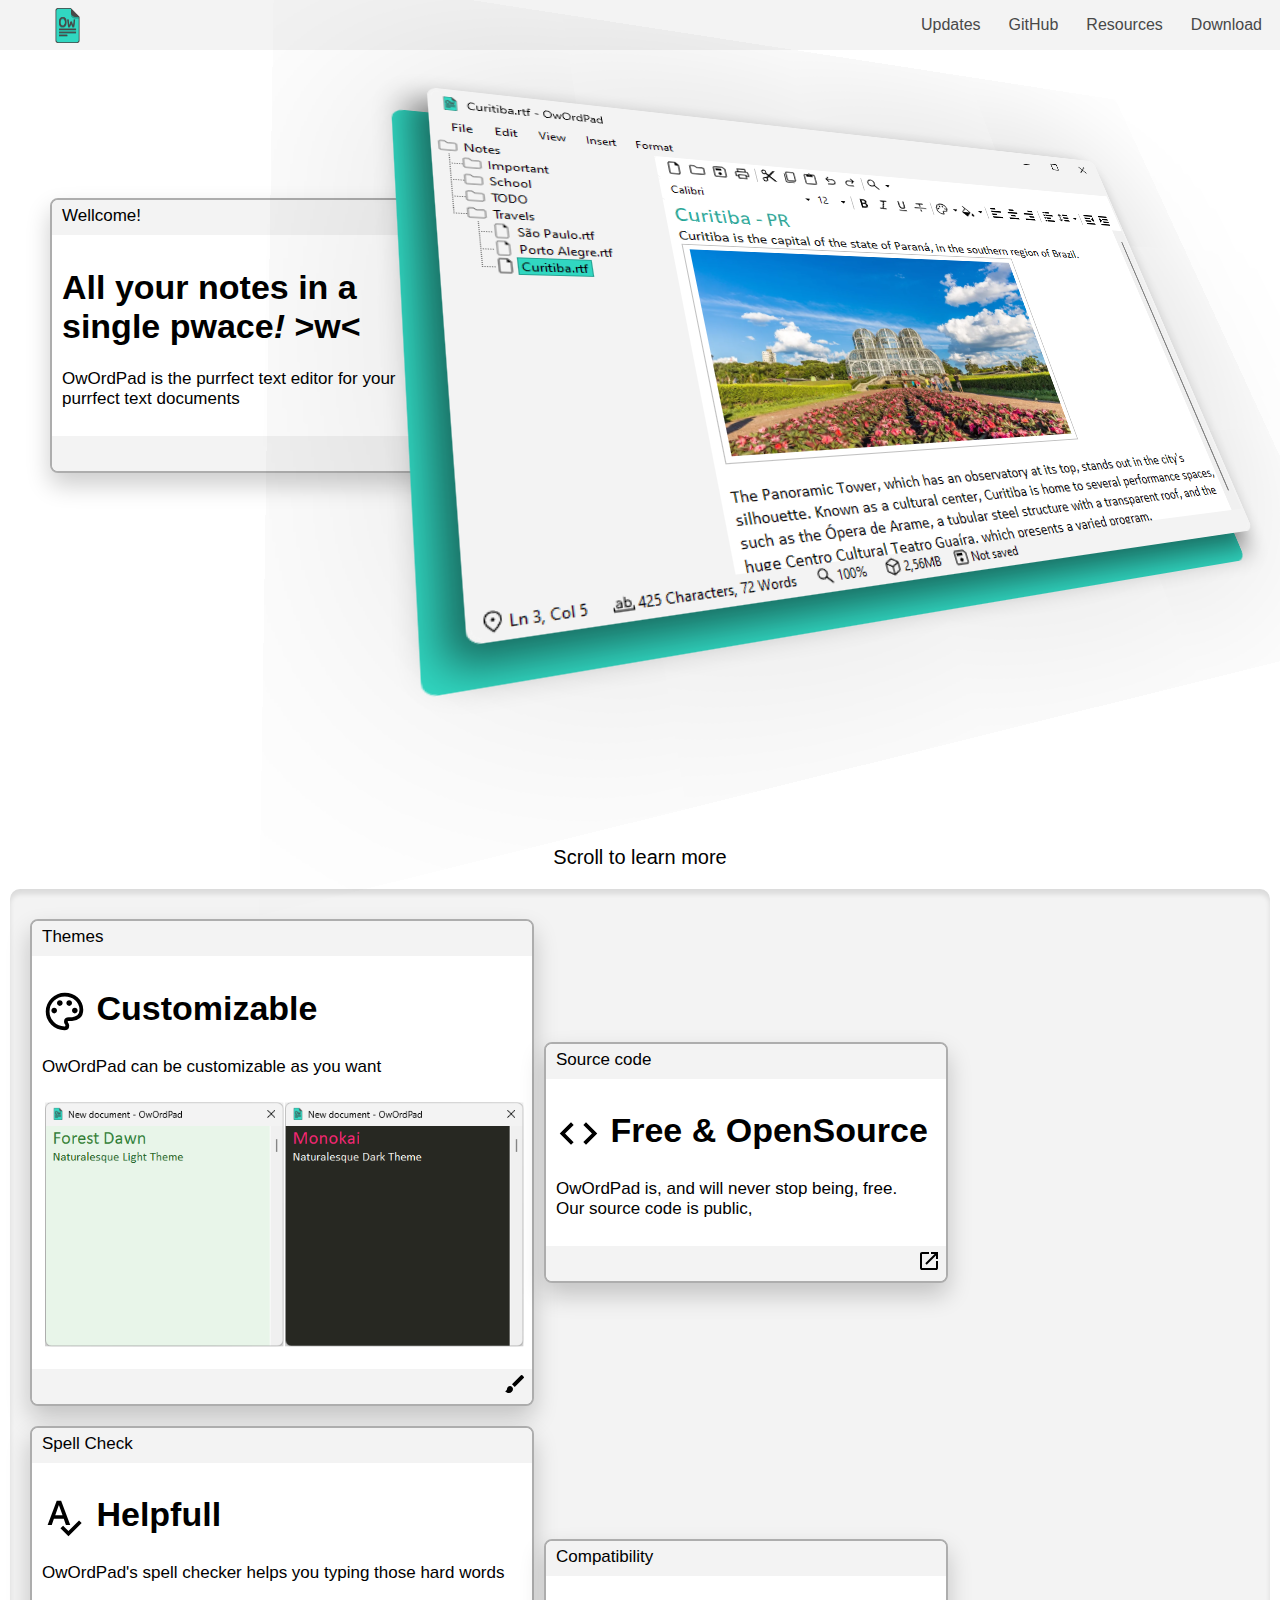
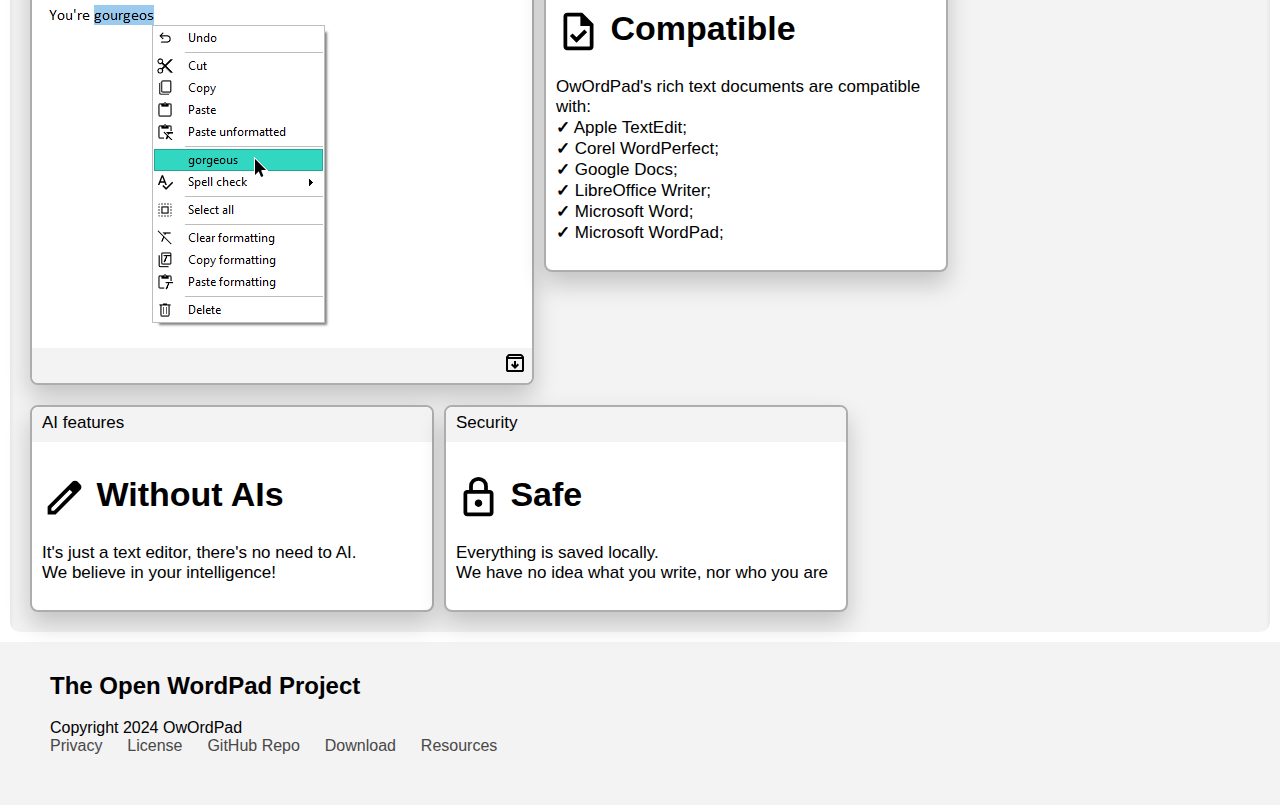
<file: index.html>
<!DOCTYPE html>
<html lang="en">

<head>
    <meta charset="UTF-8">
    <meta name="viewport" content="width=device-width, initial-scale=1.0">
    <title>OwOrdPad</title>
    <link rel="stylesheet" href="style.css">
</head>

<body>

    <div class="header">
        <a href="index.html" class="primary-link">
            <img src="Resources/OwOrdPad2.png" alt="" height="35" style="vertical-align: middle;">
        </a>
        <div class="secondary-links">
            <a href="https://github.com/flarom/OwOrdPad/releases" target="_blank" class="secondary-links">Updates</a>
            <a href="https://github.com/flarom/OwOrdPad" target="_blank" class="secondary-links">GitHub</a>
            <a href="DC/index.html">Resources</a>
            <a href="download.html">Download</a>
        </div>
    </div>

    <div class="tabledivoverflow">
        <div class="card">
            <div class="card-header">
                <div class="card-header-title">
                    Wellcome!
                </div>
            </div>
            <div class="card-content">
                <h1>All your notes in a single pwace<i>!</i> >w< </h1>
                        <p>OwOrdPad is the purrfect text editor for your purrfect text documents</p>
            </div>
            <div class="card-footer">
                <a href="download.html" class="card-footer-button">
                    <button class="card-footer-button" title="Download OwOrdPad"> <img src="Resources/download.svg"
                            alt=""> </button>
                </a>
            </div>
        </div>
        <div class="perspective-container">
            <img src="Resources/screenshot.png" alt="" class="image">
        </div>
    </div>

    <p class="centered">Scroll to learn more</p>

    <div class="contents-div">

        <div class="cardbig">
            <div class="card-header">
                <div class="card-header-title">
                    Themes
                </div>
            </div>
            <div class="card-content">
                <h1>
                    <img src="Resources/palette.svg" alt="" height="45" style="vertical-align: middle;"> Customizable
                </h1>
                <p>OwOrdPad can be customizable as you want</p>
                <img src="Resources/themes.png" alt="" height="260">
            </div>
            <div class="card-footer">
                <a href="DC/index.html" class="card-footer-button">
                    <button class="card-footer-button" title="Get more themes"> <img src="Resources/brush.svg" alt="">
                    </button>
                </a>
            </div>
        </div>

        <div class="card">
            <div class="card-header">
                <div class="card-header-title">
                    Source code
                </div>
            </div>
            <div class="card-content">
                <h1>
                    <img src="Resources/code.svg" alt="" height="45" style="vertical-align: middle;"> Free & OpenSource
                </h1>
                <p>OwOrdPad is, and will never stop being, free.<br>
                    Our source code is public,
                </p>
            </div>
            <div class="card-footer">
                <a href="https://github.com/flarom/owordpad" target="_blank" class="card-footer-button">
                    <button class="card-footer-button" title="Check out the code">
                        <img src="Resources/open.svg" alt="">
                    </button>
                </a>
            </div>
        </div>

        <div class="cardbig">
            <div class="card-header">
                <div class="card-header-title">
                    Spell Check
                </div>
            </div>
            <div class="card-content">
                <h1>
                    <img src="Resources/spellcheck.svg" alt="" height="45" style="vertical-align: middle;"> Helpfull
                </h1>
                <p>OwOrdPad's spell checker helps you typing those hard words</p>
                <img src="Resources/spellcheck.png" alt="">
            </div>
            <div class="card-footer">
                <a href="" class="card-footer-button">
                    <button class="card-footer-button" title="Get more dictionaries"> <img src="Resources/box.svg"
                            alt="">
                    </button>
                </a>
            </div>
        </div>

        <div class="card">
            <div class="card-header">
                <div class="card-header-title">
                    Compatibility
                </div>
            </div>
            <div class="card-content">
                <h1>
                    <img src="Resources/compatible.svg" alt="" height="45" style="vertical-align: middle;"> Compatible
                </h1>
                <p>OwOrdPad's rich text documents are compatible with:<br>
                    <b>✓</b> Apple TextEdit;<br>
                    <b>✓</b> Corel WordPerfect;<br>
                    <b>✓</b> Google Docs;<br>
                    <b>✓</b> LibreOffice Writer;<br>
                    <b>✓</b> Microsoft Word;<br>
                    <b>✓</b> Microsoft WordPad;<br>
                </p>
            </div>
        </div>



        <div class="card">
            <div class="card-header">
                <div class="card-header-title">
                    AI features
                </div>
            </div>
            <div class="card-content">
                <h1>
                    <img src="Resources/pencil.svg" alt="" height="45" style="vertical-align: middle;"> Without AIs
                </h1>
                <p>It's just a text editor, there's no need to AI. <br>We believe in your intelligence!</p>
            </div>
        </div>

        <div class="card">
            <div class="card-header">
                <div class="card-header-title">
                    Security
                </div>
            </div>
            <div class="card-content">
                <h1>
                    <img src="Resources/lock.svg" alt="" height="45" style="vertical-align: middle;"> Safe
                </h1>
                <p>Everything is saved locally.<br>
                    We have no idea what you write, nor who you are</p>
            </div>
        </div>
    </div>

    <footer>
        <h2>The Open WordPad Project</h2>
        Copyright 2024 OwOrdPad<br>
        <a href="Docs/docs.privacy.html">Privacy</a> &emsp;
        <a href="Docs/docs.license.html">License</a> &emsp;
        <a href="https://github.com/flarom/OwOrdPad" target="_blank" class="secondary-links">GitHub Repo</a> &emsp;
        <a href="download.html">Download</a> &emsp;
        <a href="DC/index.html">Resources</a>
    </footer>
</body>

</html>
</file>
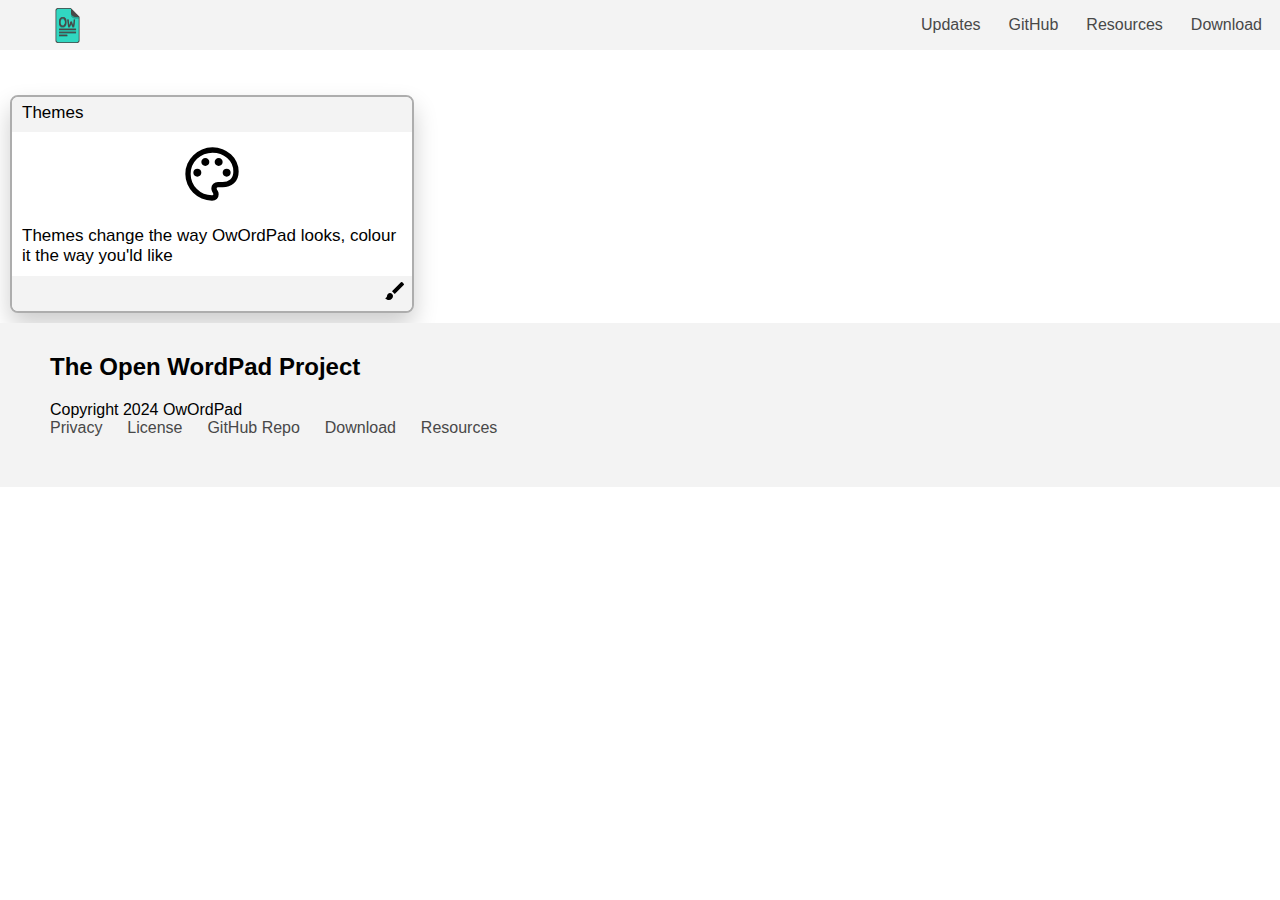
<file: DC/index.html>
<!DOCTYPE html>
<html lang="en">
<head>
    <meta charset="UTF-8">
    <meta name="viewport" content="width=device-width, initial-scale=1.0">
    <title>Resources - OwOrdPad</title>
    <link rel="stylesheet" href="../style.css">
</head>
<body>
    <div class="header">
        <a href="../index.html" class="primary-link">
            <img src="../Resources/OwOrdPad2.png" alt="" height="35" style="vertical-align: middle;">
        </a>
        <div class="secondary-links">
            <a href="https://github.com/flarom/OwOrdPad/releases" target="_blank" class="secondary-links">Updates</a>
            <a href="https://github.com/flarom/OwOrdPad" target="_blank" class="secondary-links">GitHub</a>
            <a href="../DC/index.html">Resources</a>
            <a href="../download.html">Download</a>
        </div>
    </div>
    <div class="card-content">
        <!-- <h1>Resources</h1>
        <p>Wellcome to the official OwOrdPad resource repository</p> -->
        <div class="card">
            <div class="card-header">
                <div class="card-header-title">
                    Themes
                </div>
            </div>
            <div class="card-content">
                <div class="centered">
                    <img src="../Resources/palette.svg" alt="" class="centered" height="64">
                </div>
                <br>
                Themes change the way OwOrdPad looks, colour it the way you'ld like
            </div>
            <div class="card-footer">
                <a href="themes.html" class="card-footer-button">
                    <button class="card-footer-button"><img src="../Resources/brush.svg"></button>
                </a>
            </div>
        </div>
    </div>
    <footer>
        <h2>The Open WordPad Project</h2>
        Copyright 2024 OwOrdPad<br>
        <a href="docs.privacy.html">Privacy</a> &emsp;
        <a href="docs.license.html">License</a> &emsp;
        <a href="https://github.com/flarom/OwOrdPad" target="_blank" class="secondary-links">GitHub Repo</a> &emsp;
        <a href="../download.html">Download</a> &emsp;
        <a href="../DC/index.html">Resources</a>
    </footer>
</body>
</html>
</file>
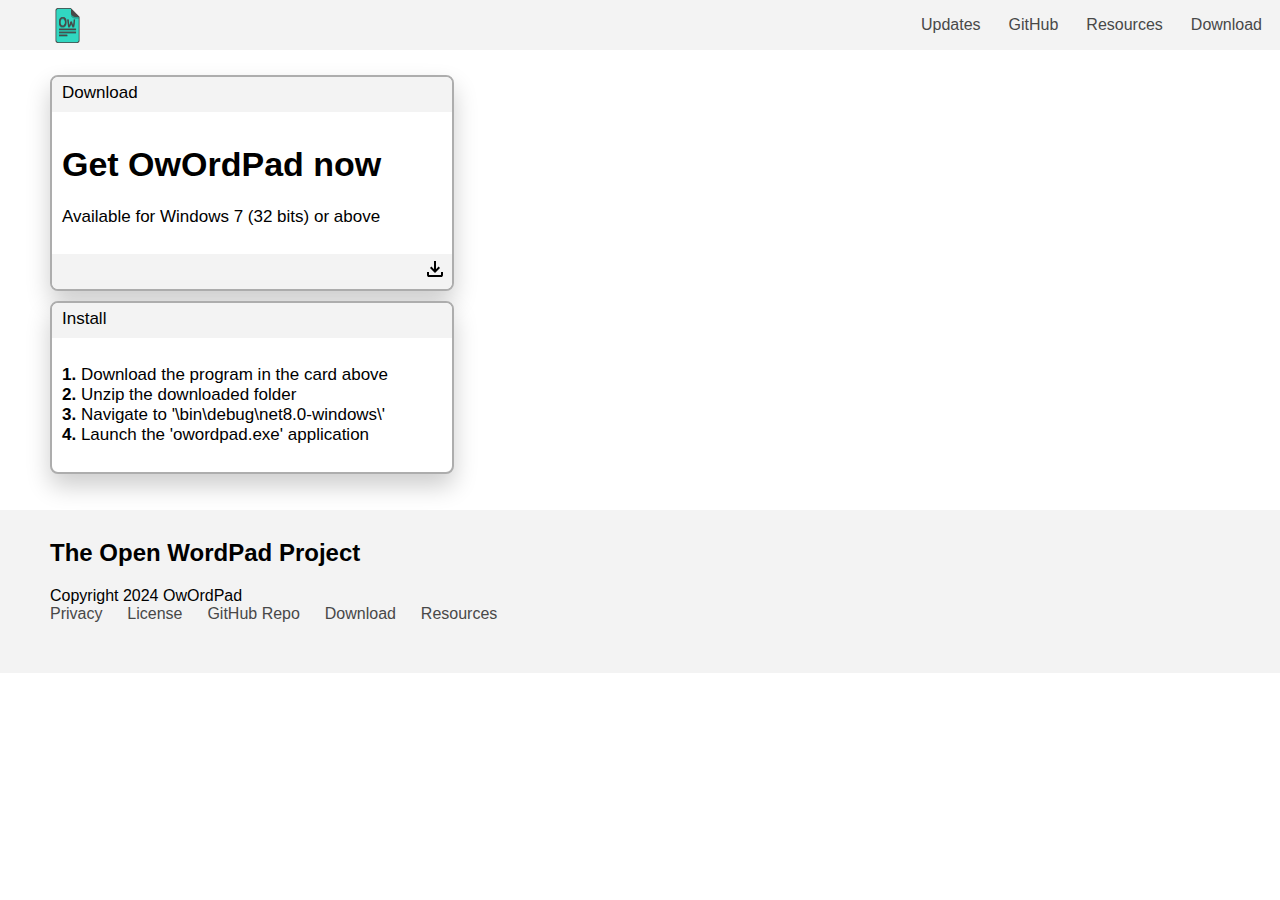
<file: download.html>
<!DOCTYPE html>
<html lang="en">

<head>
    <meta charset="UTF-8">
    <meta name="viewport" content="width=device-width, initial-scale=1.0">
    <title>Download - OwOrdPad</title>
    <link rel="stylesheet" href="style.css">
</head>

<body>
    <div class="header">
        <a href="index.html" class="primary-link">
            <img src="Resources/OwOrdPad2.png" alt="" height="35" style="vertical-align: middle;">
        </a>
        <div class="secondary-links">
            <a href="https://github.com/flarom/OwOrdPad/releases" target="_blank" class="secondary-links">Updates</a>
            <a href="https://github.com/flarom/OwOrdPad" target="_blank" class="secondary-links">GitHub</a>
            <a href="DC/index.html">Resources</a>
            <a href="download.html">Download</a>
        </div>
    </div>

    <div class="card" style="margin-left: 50px;">
        <div class="card-header">
            <div class="card-header-title">
                Download
            </div>
        </div>
        <div class="card-content">
            <h1>Get OwOrdPad now</h1>
            <p>Available for Windows 7 (32 bits) or above</p>
        </div>
        <div class="card-footer">
            <button class="card-footer-button" title="Download OwOrdPad" id="downloadButton">
                <img src="Resources/download.svg" alt=""> 
            </button>
        </div>
    </div>

    <div class="card" style="margin-left: 50px;">
        <div class="card-header">
            <div class="card-header-title">
                Install
            </div>
        </div>
        <div class="card-content">
            <p>
                <b>1.</b> Download the program in the card above <br>                                                
                <b>2.</b> Unzip the downloaded folder <br>
                <b>3.</b> Navigate to '\bin\debug\net8.0-windows\' <br>
                <b>4.</b> Launch the 'owordpad.exe' application
            </p>
        </div>
        <!-- <div class="card-footer">
            <button class="card-footer-button" title="Download OwOrdPad" id="downloadButton">
                <img src="Resources/download.svg" alt=""> 
            </button>
        </div> -->
    </div>
    <br><br>
    <footer>
        <h2>The Open WordPad Project</h2>
        Copyright 2024 OwOrdPad<br>
        <a href="Docs/docs.privacy.html">Privacy</a> &emsp;
        <a href="Docs/docs.license.html">License</a> &emsp;
        <a href="https://github.com/flarom/OwOrdPad" target="_blank" class="secondary-links">GitHub Repo</a> &emsp;
        <a href="download.html">Download</a> &emsp;
        <a href="DC/index.html">Resources</a>
    </footer>

    <script>
        document.getElementById("downloadButton").addEventListener("click", function () {
            // download latest github release
            var latestReleaseUrl = "https://api.github.com/repos/flarom/owordpad/releases/latest";
            fetch(latestReleaseUrl)
                .then(response => response.json())
                .then(data => {
                    var assetUrl = data.assets[0].browser_download_url;
                    var downloadLink = document.createElement("a");
                    downloadLink.href = assetUrl;
                    downloadLink.download = "owordpad_latest_release.zip";
                    document.body.appendChild(downloadLink);
                    downloadLink.click();
                    document.body.removeChild(downloadLink);
                })
                .catch(error => {
                    console.error("Failed to get latest release:", error);
                    alert("Failed to get latest release, try again latter.");
                });
        });
    </script>
</body>

</html>
</file>
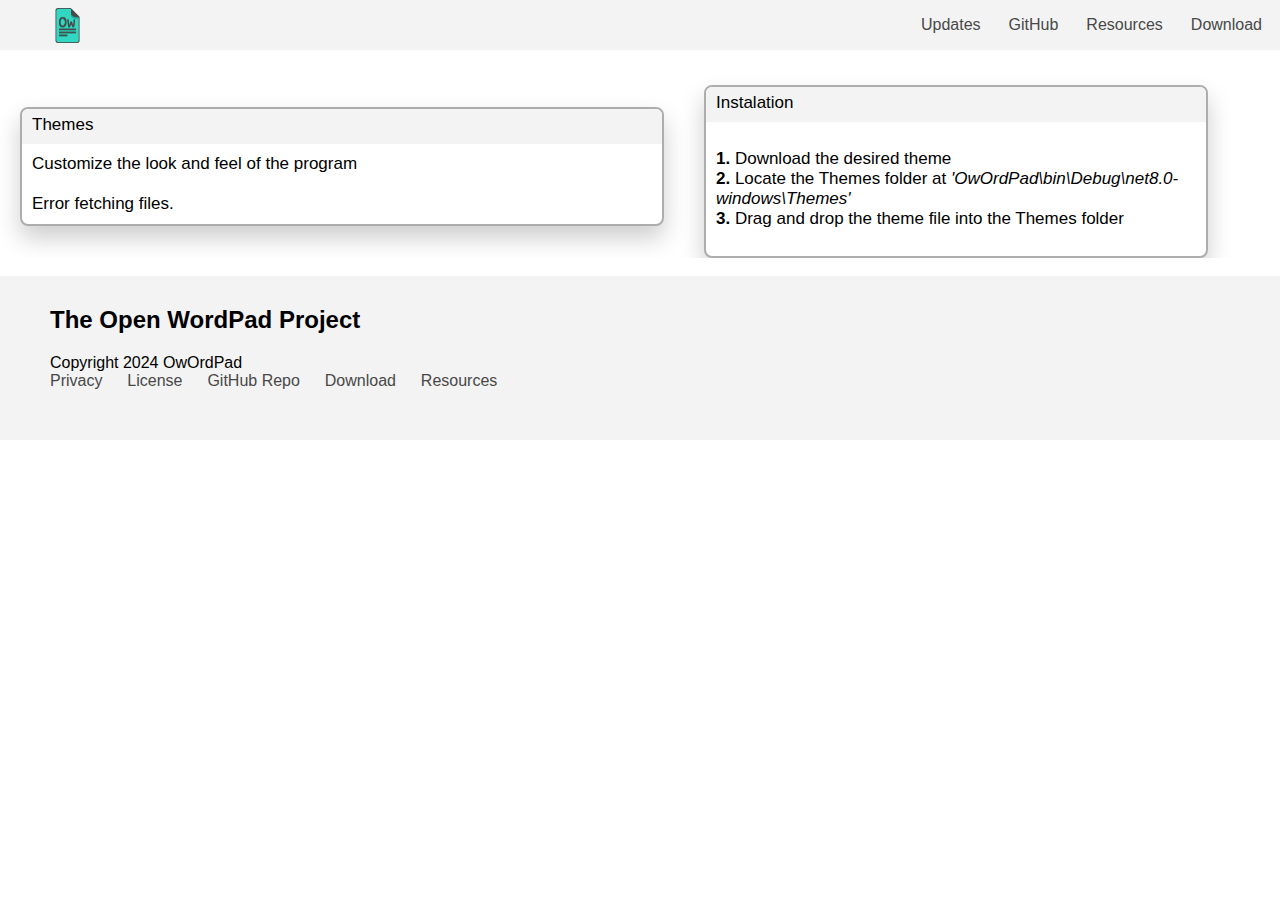
<file: DC/themes.html>
<!DOCTYPE html>
<html lang="en">

<head>
    <meta charset="UTF-8">
    <meta name="viewport" content="width=device-width, initial-scale=1.0">
    <title>Resources - OwOrdPad</title>
    <link rel="stylesheet" href="../style.css">
</head>

<body>
    <div class="header">
        <a href="../index.html" class="primary-link">
            <img src="../Resources/OwOrdPad2.png" alt="" height="35" style="vertical-align: middle;">
        </a>
        <div class="secondary-links">
            <a href="https://github.com/flarom/OwOrdPad/releases" target="_blank" class="secondary-links">Updates</a>
            <a href="https://github.com/flarom/OwOrdPad" target="_blank" class="secondary-links">GitHub</a>
            <a href="../DC/index.html">Resources</a>
            <a href="../download.html">Download</a>
        </div>
    </div>

    <div class="tablediv">
        <div class="cardfull" style="width: 50%;">
            <div class="card-header">
                <div class="card-header-title">
                    Themes
                </div>
            </div>
            <div class="card-content">
                Customize the look and feel of the program
            </div>
            <div class="card-content" id="themes">

            </div>
        </div>

        <div class="cardbig">
            <div class="card-header">
                <div class="card-header-title">
                    Instalation
                </div>
            </div>
            <div class="card-content">
                <p>
                    <b>1.</b> Download the desired theme <br>
                    <b>2.</b> Locate the Themes folder at <i>'OwOrdPad\bin\Debug\net8.0-windows\Themes' </i><br>
                    <b>3.</b> Drag and drop the theme file into the Themes folder <br>
                </p>
            </div>
        </div>
    </div>
    <br>

    <footer>
        <h2>The Open WordPad Project</h2>
        Copyright 2024 OwOrdPad<br>
        <a href="docs.privacy.html">Privacy</a> &emsp;
        <a href="docs.license.html">License</a> &emsp;
        <a href="https://github.com/flarom/OwOrdPad" target="_blank" class="secondary-links">GitHub Repo</a> &emsp;
        <a href="../download.html">Download</a> &emsp;
        <a href="../DC/index.html">Resources</a>
    </footer>

    <script>
        async function fetchThemes() {
            const owner = 'flarom';
            const repo = 'OwOrdPad-Landing-Page';
            const path = 'DC/themes';

            const url = `https://api.github.com/repos/${owner}/${repo}/contents/${path}`;
            
            try {
                const response = await fetch(url);
                if (!response.ok) {
                    throw new Error(`HTTP error! status: ${response.status}`);
                }

                const files = await response.json();
                const themesDiv = document.getElementById('themes');
                themesDiv.innerHTML = '';

                for (const file of files) {
                    if (file.type === 'file' && file.name.endsWith('.owt')) {
                        const fileContent = await fetch(file.download_url).then(res => res.text());
                        const authorMatch = fileContent.match(/author\s*:\s*(.+)/);
                        const descriptionMatch = fileContent.match(/description\s*:\s*(.+)/);
                        const author = authorMatch ? authorMatch[1].trim() : 'Unknown';
                        const description = descriptionMatch ? descriptionMatch[1].trim() : 'No description';

                        // Extract colors
                        const bgColorMatch = fileContent.match(/document background\s*:\s*(#\w{6})/);
                        const fgColorMatch = fileContent.match(/document foreground\s*:\s*(#\w{6})/);
                        const titleColorMatch = fileContent.match(/document title\s*:\s*(#\w{6})/);

                        const bgColor = bgColorMatch ? bgColorMatch[1] : '#ffffff';
                        const fgColor = fgColorMatch ? fgColorMatch[1] : '#000000';
                        const titleColor = titleColorMatch ? titleColorMatch[1] : '#ff0000';

                        const fileLink = document.createElement('a');
                        fileLink.href = file.download_url;
                        fileLink.textContent = file.name;
                        fileLink.download = file.name;

                        const fileItem = document.createElement('div');
                        fileItem.classList.add('theme-item');

                        const infoSpan = document.createElement('span');
                        infoSpan.innerHTML = `${fileLink.outerHTML}&emsp;by ${author}&emsp;“<i>${description}</i>”`;

                        const colorContainer = document.createElement('span');
                        colorContainer.innerHTML = `
                            <span class="color-box" style="background-color: ${bgColor};"></span>
                            <span class="color-box" style="background-color: ${fgColor};"></span>
                            <span class="color-box" style="background-color: ${titleColor};"></span>
                        `;

                        infoSpan.appendChild(fileItem);
                        colorContainer.appendChild(infoSpan);
                        themesDiv.appendChild(colorContainer);
                    }
                }
            } catch (error) {
                console.error('Error fetching files:', error);
                document.getElementById('themes').textContent = 'Error fetching files.';
            }
        }

        document.addEventListener('DOMContentLoaded', fetchThemes);
    </script>
</body>

</html>
</file>
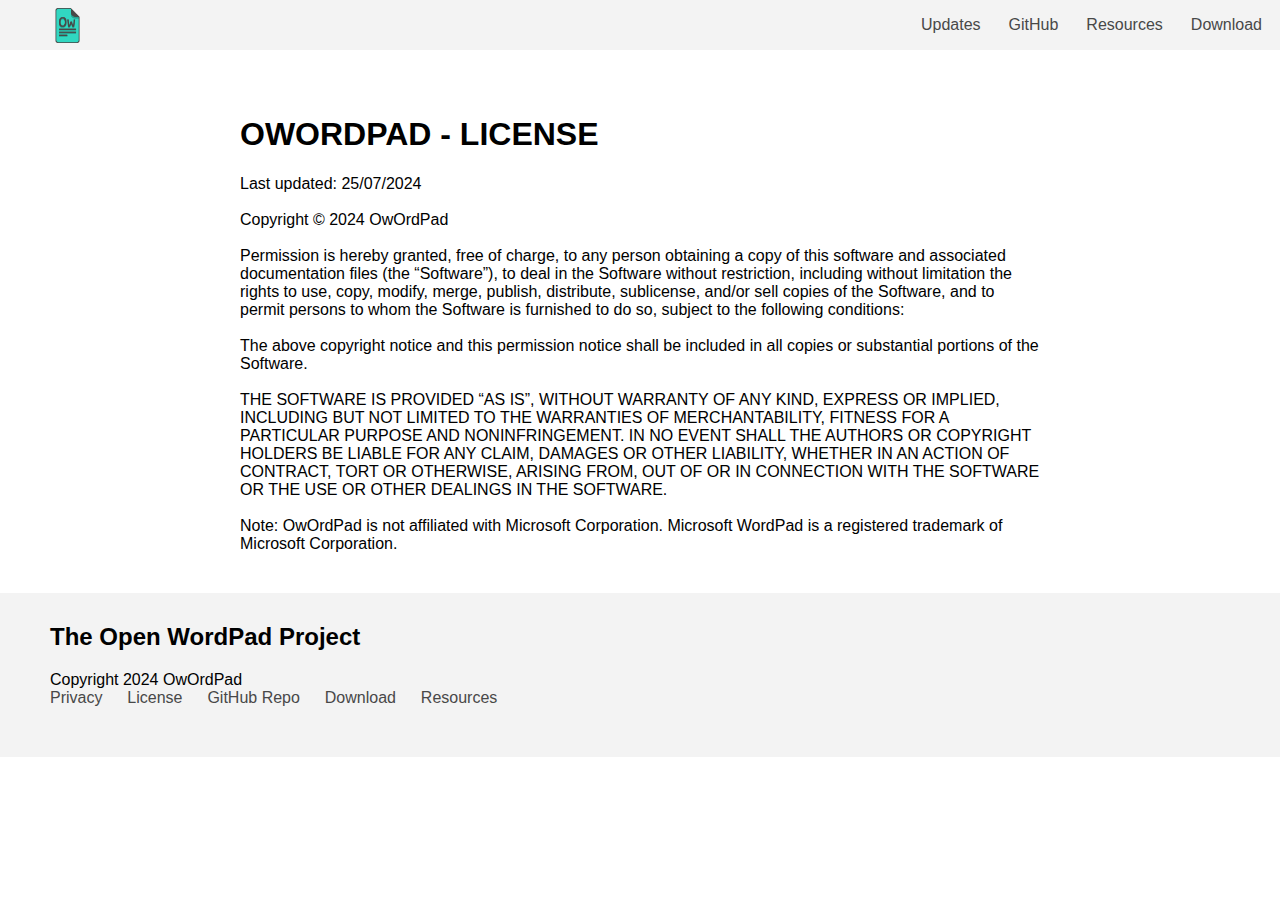
<file: Docs/docs.license.html>
<!DOCTYPE html>
<html lang="en">

<head>
    <meta charset="UTF-8">
    <meta name="viewport" content="width=device-width, initial-scale=1.0">
    <title>Docs - OwOrdPad</title>
    <link rel="stylesheet" href="../style.css">
</head>

<body>
    <div class="header">
        <a href="../index.html" class="primary-link">
            <img src="../Resources/OwOrdPad2.png" alt="" height="35" style="vertical-align: middle;">
        </a>
        <div class="secondary-links">
            <a href="https://github.com/flarom/OwOrdPad/releases" target="_blank" class="secondary-links">Updates</a>
            <a href="https://github.com/flarom/OwOrdPad" target="_blank" class="secondary-links">GitHub</a>
            <a href="../DC/index.html">Resources</a>
            <a href="../download.html">Download</a>
        </div>
    </div>

    <div class="document">
        <h1>OWORDPAD - LICENSE</h1>
        Last updated: 25/07/2024
        <br><br>
        Copyright © 2024 OwOrdPad
        <br><br>
        Permission is hereby granted, free of charge, to any person obtaining a copy of this software and associated
        documentation files (the “Software”), to deal in the Software without restriction, including without limitation
        the rights to use, copy, modify, merge, publish, distribute, sublicense, and/or sell copies of the Software, and
        to permit persons to whom the Software is furnished to do so, subject to the following conditions:
        <br><br>
        The above copyright notice and this permission notice shall be included in all copies or substantial portions of
        the Software.
        <br><br>
        THE SOFTWARE IS PROVIDED “AS IS”, WITHOUT WARRANTY OF ANY KIND, EXPRESS OR IMPLIED, INCLUDING BUT NOT LIMITED TO
        THE WARRANTIES OF MERCHANTABILITY, FITNESS FOR A PARTICULAR PURPOSE AND NONINFRINGEMENT. IN NO EVENT SHALL THE
        AUTHORS OR COPYRIGHT HOLDERS BE LIABLE FOR ANY CLAIM, DAMAGES OR OTHER LIABILITY, WHETHER IN AN ACTION OF
        CONTRACT, TORT OR OTHERWISE, ARISING FROM, OUT OF OR IN CONNECTION WITH THE SOFTWARE OR THE USE OR OTHER
        DEALINGS IN THE SOFTWARE.
        <br><br>
        Note: OwOrdPad is not affiliated with Microsoft Corporation. Microsoft WordPad is a registered trademark of
        Microsoft Corporation.
    </div>

    <footer>
        <h2>The Open WordPad Project</h2>
        Copyright 2024 OwOrdPad<br>
        <a href="docs.privacy.html">Privacy</a> &emsp;
        <a href="docs.license.html">License</a> &emsp;
        <a href="https://github.com/flarom/OwOrdPad" target="_blank" class="secondary-links">GitHub Repo</a> &emsp;
        <a href="../download.html">Download</a> &emsp;
        <a href="../DC/index.html">Resources</a>
    </footer>
</body>

</html>
</file>
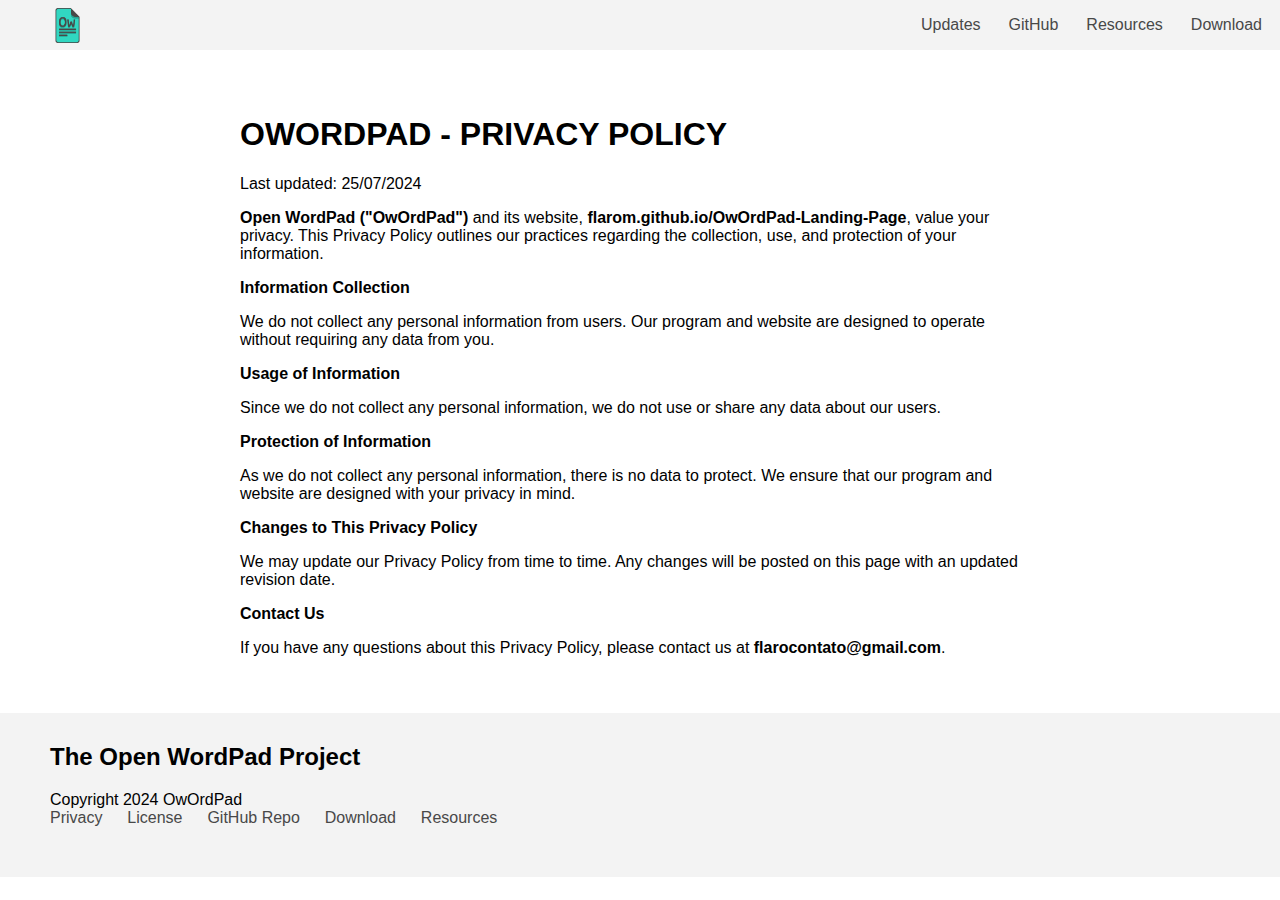
<file: Docs/docs.privacy.html>
<!DOCTYPE html>
<html lang="en">
<head>
    <meta charset="UTF-8">
    <meta name="viewport" content="width=device-width, initial-scale=1.0">
    <title>Docs - OwOrdPad</title>
    <link rel="stylesheet" href="../style.css">
</head>
<body>
    <div class="header">
        <a href="../index.html" class="primary-link">
            <img src="../Resources/OwOrdPad2.png" alt="" height="35" style="vertical-align: middle;">
        </a>
        <div class="secondary-links">
            <a href="https://github.com/flarom/OwOrdPad/releases" target="_blank" class="secondary-links">Updates</a>
            <a href="https://github.com/flarom/OwOrdPad" target="_blank" class="secondary-links">GitHub</a>
            <a href="../DC/index.html">Resources</a>
            <a href="../download.html">Download</a>
        </div>
    </div>

    <div class="document">
        <h1>OWORDPAD - PRIVACY POLICY</h1>
        <p>Last updated: 25/07/2024</p>
        <p><strong>Open WordPad ("OwOrdPad")</strong> and its website, <strong>flarom.github.io/OwOrdPad-Landing-Page</strong>, value your privacy. This Privacy Policy outlines our practices regarding the collection, use, and protection of your information.</p>
        <b>Information Collection</b>
        <p>We do not collect any personal information from users. Our program and website are designed to operate without requiring any data from you.</p>
        <b>Usage of Information</b>
        <p>Since we do not collect any personal information, we do not use or share any data about our users.</p>
        <b>Protection of Information</b>
        <p>As we do not collect any personal information, there is no data to protect. We ensure that our program and website are designed with your privacy in mind.</p>
        <b>Changes to This Privacy Policy</b>
        <p>We may update our Privacy Policy from time to time. Any changes will be posted on this page with an updated revision date.</p>
        <b>Contact Us</b>
        <p>If you have any questions about this Privacy Policy, please contact us at <strong>flarocontato@gmail.com</strong>.</p>
    </div>

    <footer>
        <h2>The Open WordPad Project</h2>
        Copyright 2024 OwOrdPad<br>
        <a href="docs.privacy.html">Privacy</a> &emsp;
        <a href="docs.license.html">License</a> &emsp;
        <a href="https://github.com/flarom/OwOrdPad" target="_blank" class="secondary-links">GitHub Repo</a> &emsp;
        <a href="../download.html">Download</a> &emsp;
        <a href="../DC/index.html">Resources</a>
    </footer>
</body>
</html>
</file>
<file: style.css>
body {
    font-family: 'Segoe UI', Tahoma, Geneva, Verdana, sans-serif;
    padding: 0;
    margin: 0;
    margin-top: 75px;
    /* background-color: #161616; */
}

div.header {
    background-color: #f3f3f3;
    padding-left: 50px;
    padding-right: 50px;
    height: 50px;
    width: 95%;
    display: flex;
    align-items: center;
    justify-content: space-between;
    position: fixed;
    left: 0;
    top: 0;
}

div.header .primary-link {
    vertical-align: middle;
}

div.header .secondary-links {
    margin-left: auto;
    display: flex;
    align-items: center;
    justify-content: space-between;
}

div.header .secondary-links a {
    vertical-align: middle;
    color: #484848;
    font-weight: 500;
    text-decoration: none;
    margin-left: 20px;
    padding-left: 3px;
    padding-right: 3px;
    border: 1px solid transparent;
}

div.header .secondary-links a:hover {
    background-color: #31d7c1;
    border: 1px solid #25a393;
}

footer {
    background-color: #f3f3f3;
    padding: 50px;
    padding-top: 10px;
}

a {
    transition: color 1s;
    color: #484848;
    text-decoration: none;
}

a:hover {
    color: #25a393;
    text-decoration: underline;
}

div.tabledivoverflow {
    padding-left: 50px;
    display: flex;
    flex-wrap: wrap;
    align-items: center;
    gap: 20px;
}

@media (max-width: 600px) {
    div.tabledivoverflow {
        overflow: hidden;
    }
}

div.tablediv {
    display: flex;
    flex-wrap: wrap;
    align-items: center;
    gap: 20px;
    overflow: hidden;
}

div.card, div.cardbig, div.cardfull {
    border-radius: 8px;
    border: 2px solid #adadad;
    margin-top: 10px;
    width: 400px;
    background-color: white;
    font-size: 17px;
    color: black;
    overflow: hidden;
    box-shadow: 0 12px 24px rgba(0, 0, 0, 0.2);
}

div.cardbig {
    width: 500px;
}

div.cardfull {
    width: 95%;
    margin: 20px;
}

.card-header,
.card-footer {
    height: 35px;
    background-color: #f3f3f3;
    display: flex;
}

.card-content {
    padding: 10px;
}

.card-footer-button {
    background: none;
    border: none;
    width: 35px;
    height: 100%;
    margin-left: auto;
    cursor: pointer;
    font-size: inherit;
}

.card-header-title {
    margin-left: 10px;
    margin-top: 6px;
    font-size: inherit;
}

.card-footer-button:hover {
    background-color: #31d7c1;
}

div.document {
    max-width: 800px;
    margin: 20px auto;
    padding: 20px;
}

.perspective-container{
    perspective: 1000px;
    width: fit-content;
    margin: 0 auto;
}

.image {
    transition: transform 0.75s, box-shadow 2s, border 4s;
    border-radius: 10px;
    border: 3px solid #f3f3f3;
    transform: rotateY(30deg) rotateX(30deg);
    transform-origin: center;
    box-shadow:
        -15px 15px 30px rgba(0, 0, 0, 0.5),
        -30px 30px #31d7c1,
        0px 0px 250px rgba(0, 0, 0, 0.2);
}

.perspective-container:hover .image {
    transform: rotateY(360deg) rotateX(0deg);
    box-shadow:
        0 12px 24px rgba(0, 0, 0, 0.2),
        0px 0px rgba(0,0,0,0);
    border: 3px solid #25a393;
}

.centered {
    display: flex;
    justify-content: center;
    align-items: center;
    text-align: center;
    color: black;
    font-size: 20px;
}
p.centered{
    margin-top: 260px;
}

div.contents-div {
    border-radius: 10px;
    background-color: #f3f3f3;
    box-shadow: 0px 5px 5px rgba(0, 0, 0, 0.1) inset;
    padding: 20px;
    margin: 10px;
    display: flex;
    flex-wrap: wrap;
    align-items: center;
    gap: 10px;
}

.theme-item {
    margin-bottom: 15px;
}
.color-box {
    border-radius: 20%;
    display: inline-block;
    width: 20px;
    height: 20px;
    margin-right: 2px;
    box-shadow: 0px 2px 5px rgba(0, 0, 0, 0.3);
}
</file>
